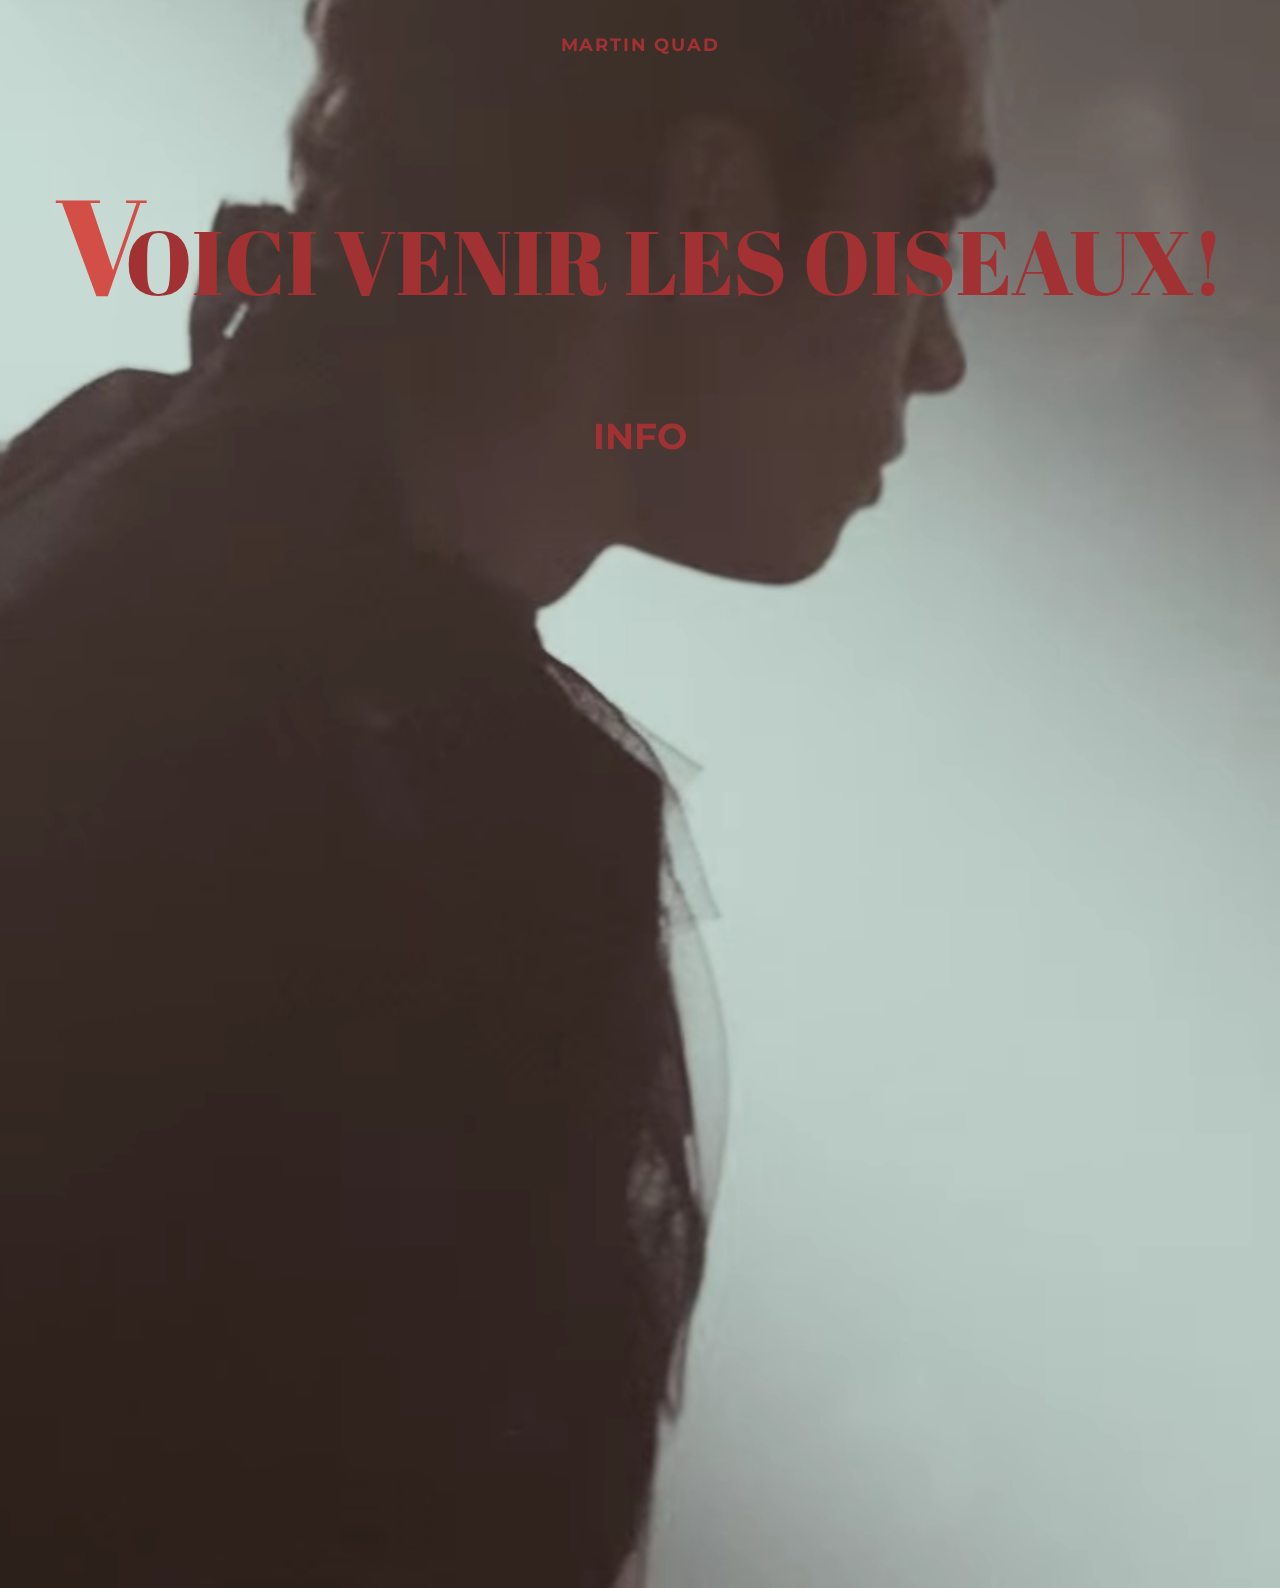
<file: public/index.html>
<!DOCTYPE html>
<html lang="en">
    <head>
        <meta charset="UTF-8">
        <meta name="viewport" content="width=device-width, initial-scale=1.0">
        <title>MARTIN QUAD</title>
        <link rel="stylesheet" href="style.css">
        <link rel="stylesheet" href="https://fonts.googleapis.com/css?family=Montserrat">
        <link rel="stylesheet" href="https://fonts.googleapis.com/css?family=Abril+Fatface">
        <link rel="shortcut icon" href="favicon.ico" type="image/x-icon">
    </head>
    <body>

        <video autoplay loop muted id="bgvideo" src="media/background.webm"></video>

        <!-- Header -->
        <header>
            <h1><a href="">MARTIN QUAD</a></h1>
        </header>

        <!-- Front page -->
        <main id="mainfrontpage">
            <section>
                <h1 class="title"><a href="#collectionopera"><span class="raised">V</span>OICI VENIR LES OISEAUX!</a></h1>
            </section>
            <section>
                <h2><a href="#aboutcontact">INFO</a></h2>
            </section>
        </main>

        <!-- Collection/opera navigation -->
        <main id="maincollectionopera">
            <h1><a href="collection.html">COLLECTION</a></h1>
            <h1><a href="opera.html">OPERA</a></h1>
        </main>

        <!-- About/contact navigation -->
        <main id="mainaboutcontact">
            <h1><a href="#about">ABOUT</a></h1>
            <h1><a href="#contact">CONTACT</a></h1>
        </main>

        <!-- About page -->
        <main id="mainabout">
            <section>
                <p>MARTIN QUAD's DEBUT AT CPHFW EMANATES FROM HIS OWN OBSESSION WITH THE THEMES DESTRUCTION AND TRADITION. THIS DEBUT COLLECTION & PRESTENTATIONS PLAYS WITH THE WAY THAT A CATWALK IS TRADITIONALLY ORCHESTRATED, BY CONSOLIDATION COMPONENTS FROM THE OPERA AND EXPERIMENTING WITH PUSHING THE BOUNDARIES FOR CREATIVE EXPRESSION, IN THE FASHION INDUSTRY.</p>
            </section>
            <section>
                <p>THE INTERPLAY BETWEEN MULTIPLE INDUSTRIES OPENS NEW WAYS OF DISPLAYING AND UNDERSTANDING FASHION. IT IS MARTIN QUAD's MISSION TO OPEN THE DOOR TO A GREATER CULUTRAL COGERENCE IN FASHION.</p>
            </section>
            <section>
                <p>MARTIN QUAD WORKS BY YEARLY THEMES AND FOR MARTIN QUAD's DEBUT YEAR, THE THEME IS "OPERA".</p>
            </section>
        </main>

        <!-- Contact page -->
        <main id="maincontact">
            <p>SALES, PRESS & OTHERS: <a href="mailto:contact@martinquad.com">CONTACT@MARTINQUAD.COM</a></p>

            <br>
            <br>
            <br>

            <p>MARTIN QUAD</p>
            <p>REFSHALEVEJ 167F</p>
            <p>1432 KØBENHAVN</p>

            <br>
            <br>
            <br>
            
            <p>VAT DK43529943</p>
        </main>

        <script>
            const frontpageMainTag = document.getElementById("mainfrontpage");
            const collectionOperaMainTag = document.getElementById("maincollectionopera");
            const aboutContactMainTag = document.getElementById("mainaboutcontact");
            const aboutMainTag = document.getElementById("mainabout");
            const contactMainTag = document.getElementById("maincontact");

            const mainTags = new Array(
                frontpageMainTag,
                aboutMainTag,
                contactMainTag,
                collectionOperaMainTag,
                aboutContactMainTag
            )

            function showFrontPage() {
                mainTags.forEach(x => x.style.display = "none");
                frontpageMainTag.style.display = "flex";
            }

            function showCollectionOperaPage() {
                mainTags.forEach(x => x.style.display = "none");
                collectionOperaMainTag.style.display = "flex";
            }

            function showAboutContactPage() {
                mainTags.forEach(x => x.style.display = "none");
                aboutContactMainTag.style.display = "flex";
            }
            
            function showAboutPage() {
                mainTags.forEach(x => x.style.display = "none");
                aboutMainTag.style.display = "flex";
            }

            function showContactPage() {
                mainTags.forEach(x => x.style.display = "none");
                contactMainTag.style.display = "block";
            }

            changePage();

            function changePage() {
                const hashValue = location.hash;
                if (hashValue === "#collectionopera") {
                    showCollectionOperaPage();
                    return;
                }

                if (hashValue === "#aboutcontact") {
                    showAboutContactPage();
                    return;
                }

                if (hashValue === "#about") {
                    showAboutPage();
                    return;
                }

                if (hashValue === "#contact") {
                    showContactPage();
                    return;
                }
                
                showFrontPage()
            }

            window.addEventListener('hashchange', () => {
                changePage();
            });
        </script>
    </body>
</html>
</file>
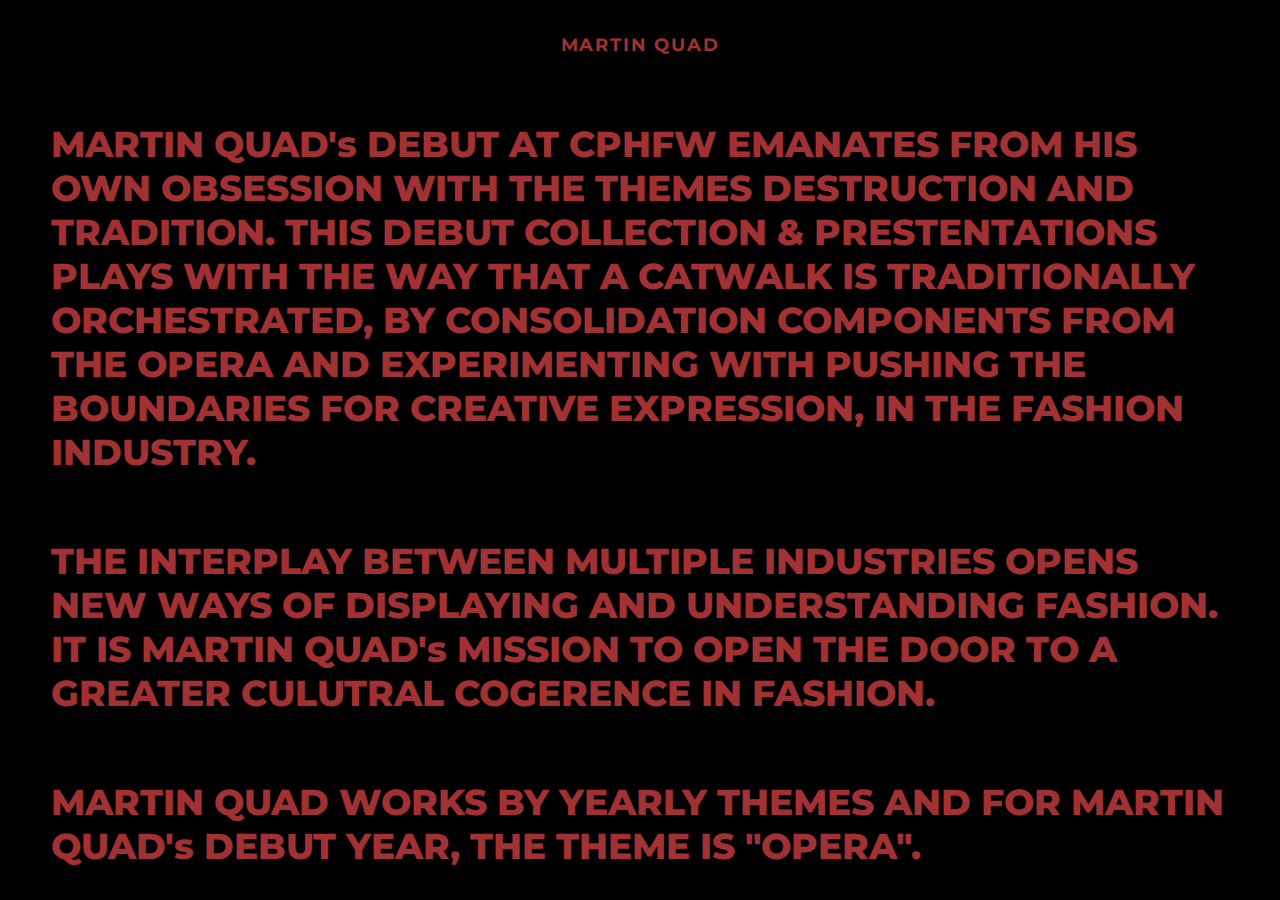
<file: public/about.html>
<!DOCTYPE html>
<html lang="en">
    <head>
        <meta charset="UTF-8">
        <meta name="viewport" content="width=device-width, initial-scale=1.0">
        <title>MARTIN QUAD</title>
        <link rel="stylesheet" href="style.css">
        <link rel="stylesheet" href="https://fonts.googleapis.com/css?family=Montserrat">
        <link rel="stylesheet" href="https://fonts.googleapis.com/css?family=Abril+Fatface">
        <link rel="shortcut icon" href="favicon.ico" type="image/x-icon">
    </head>
    <body>
        <!-- <video autoplay loop id="bgvideo">
            <source src="https://placehold.co/1920x1080.mp4"></source>
        </video> -->
        <header>
            <h1>MARTIN QUAD</h1>
        </header>
        <main id="mainabout">
            <section>
                <p>MARTIN QUAD's DEBUT AT CPHFW EMANATES FROM HIS OWN OBSESSION WITH THE THEMES DESTRUCTION AND TRADITION. THIS DEBUT COLLECTION & PRESTENTATIONS PLAYS WITH THE WAY THAT A CATWALK IS TRADITIONALLY ORCHESTRATED, BY CONSOLIDATION COMPONENTS FROM THE OPERA AND EXPERIMENTING WITH PUSHING THE BOUNDARIES FOR CREATIVE EXPRESSION, IN THE FASHION INDUSTRY.</p>
            </section>
            <section>
                <p>THE INTERPLAY BETWEEN MULTIPLE INDUSTRIES OPENS NEW WAYS OF DISPLAYING AND UNDERSTANDING FASHION. IT IS MARTIN QUAD's MISSION TO OPEN THE DOOR TO A GREATER CULUTRAL COGERENCE IN FASHION.</p>
            </section>
            <section>
                <p>MARTIN QUAD WORKS BY YEARLY THEMES AND FOR MARTIN QUAD's DEBUT YEAR, THE THEME IS "OPERA".</p>
            </section>
        </main>
    </body>
</html>
</file>
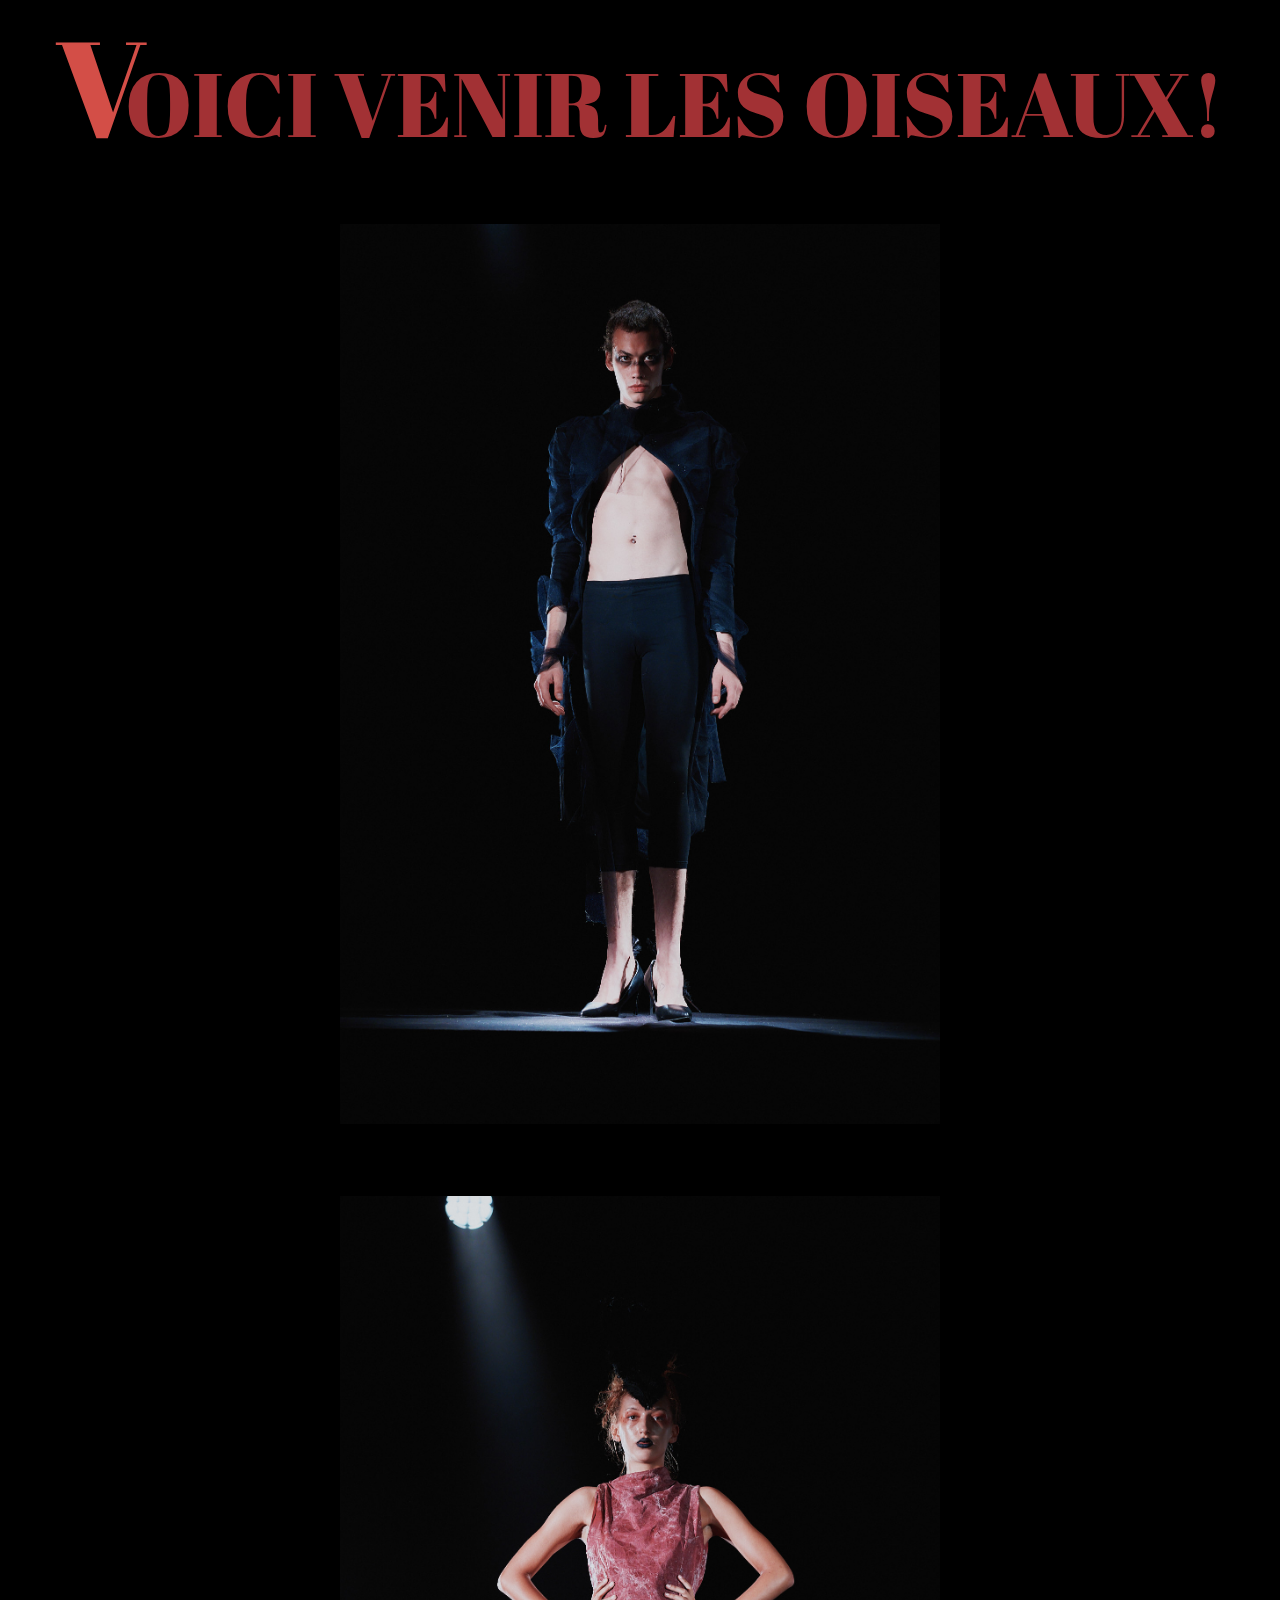
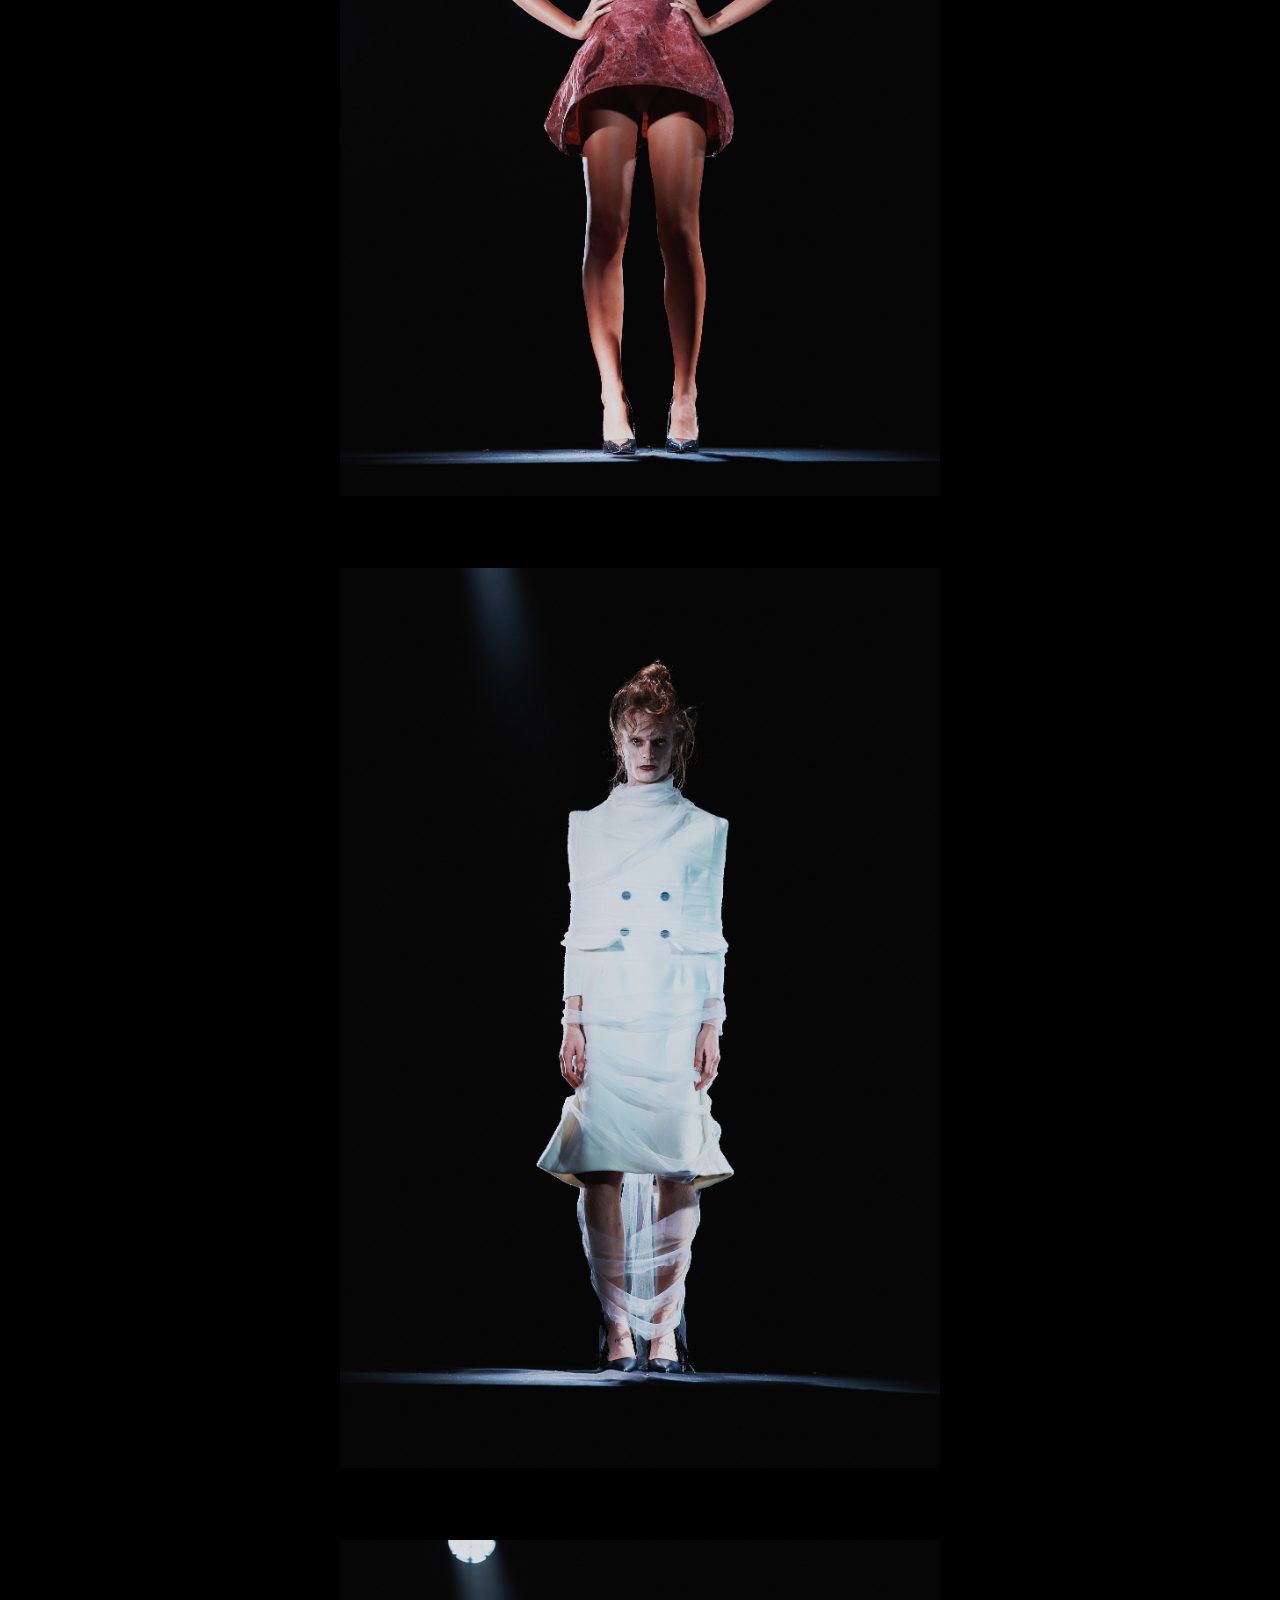
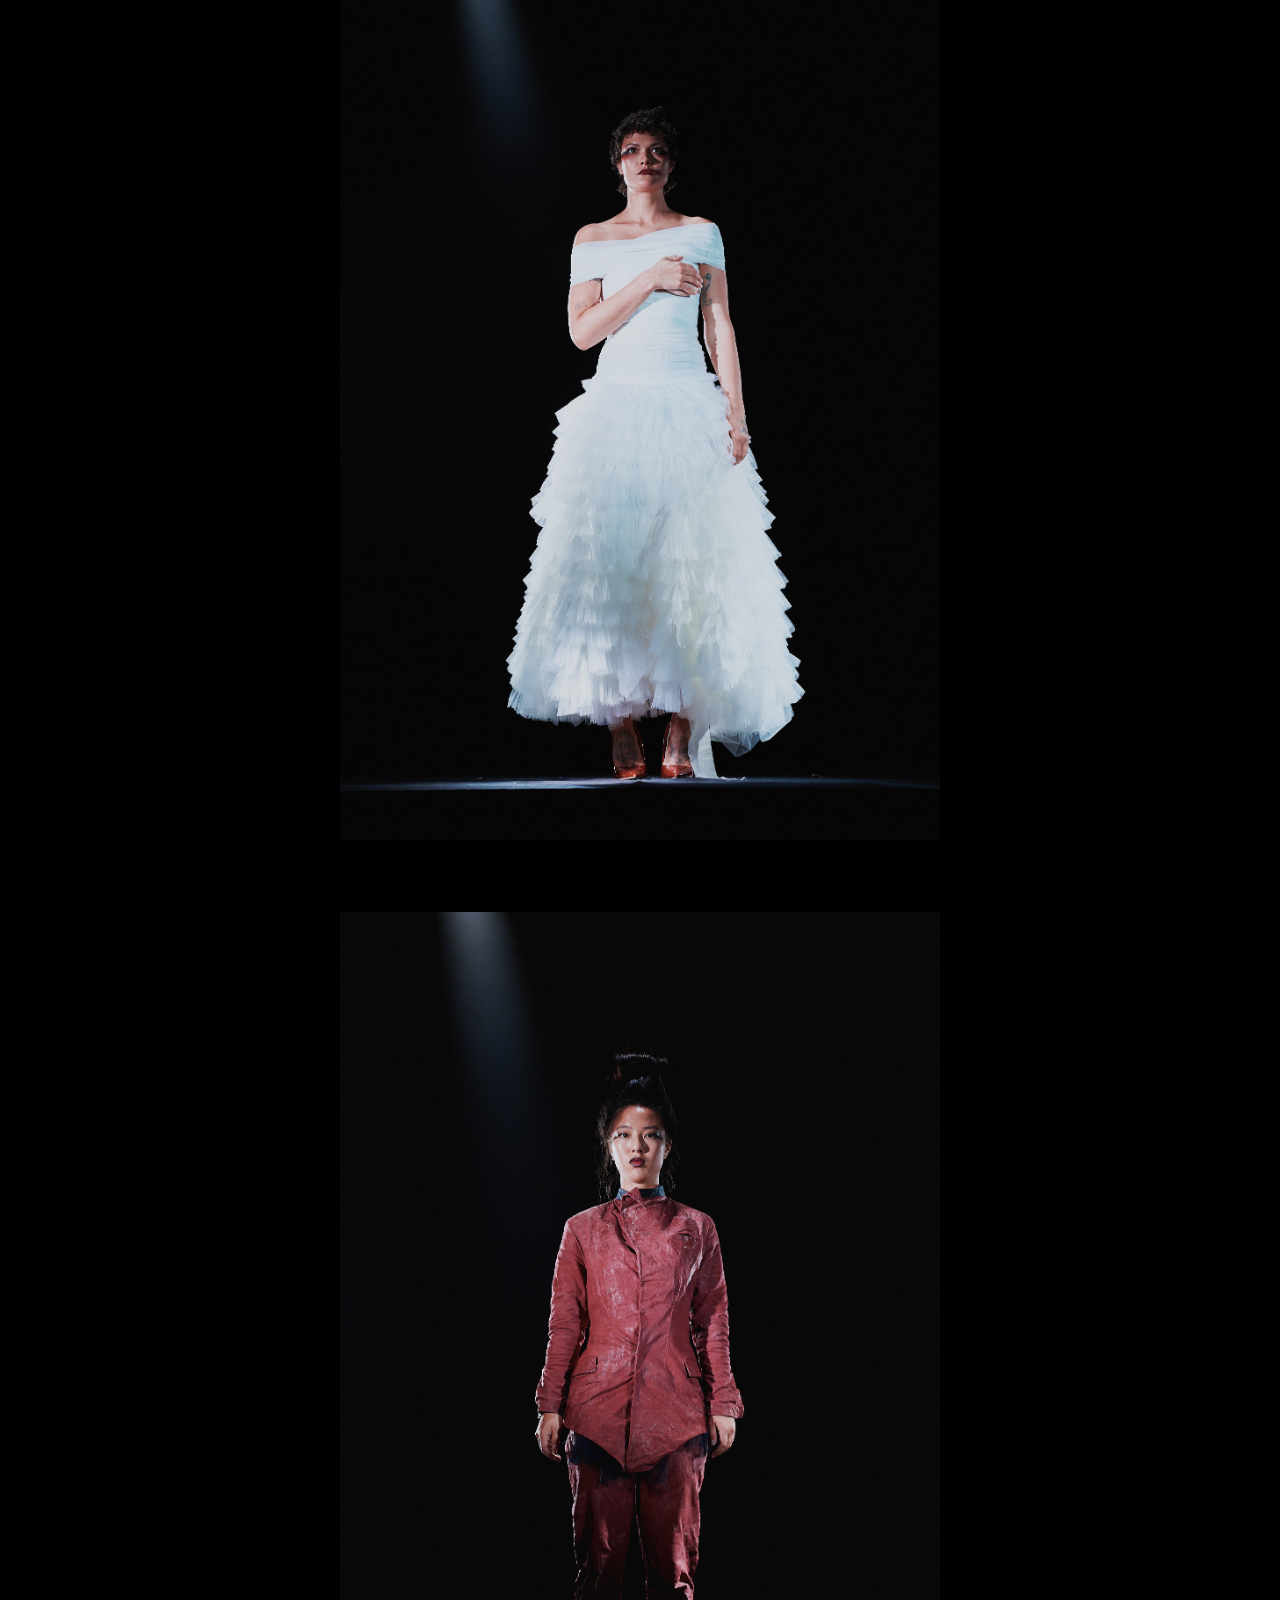
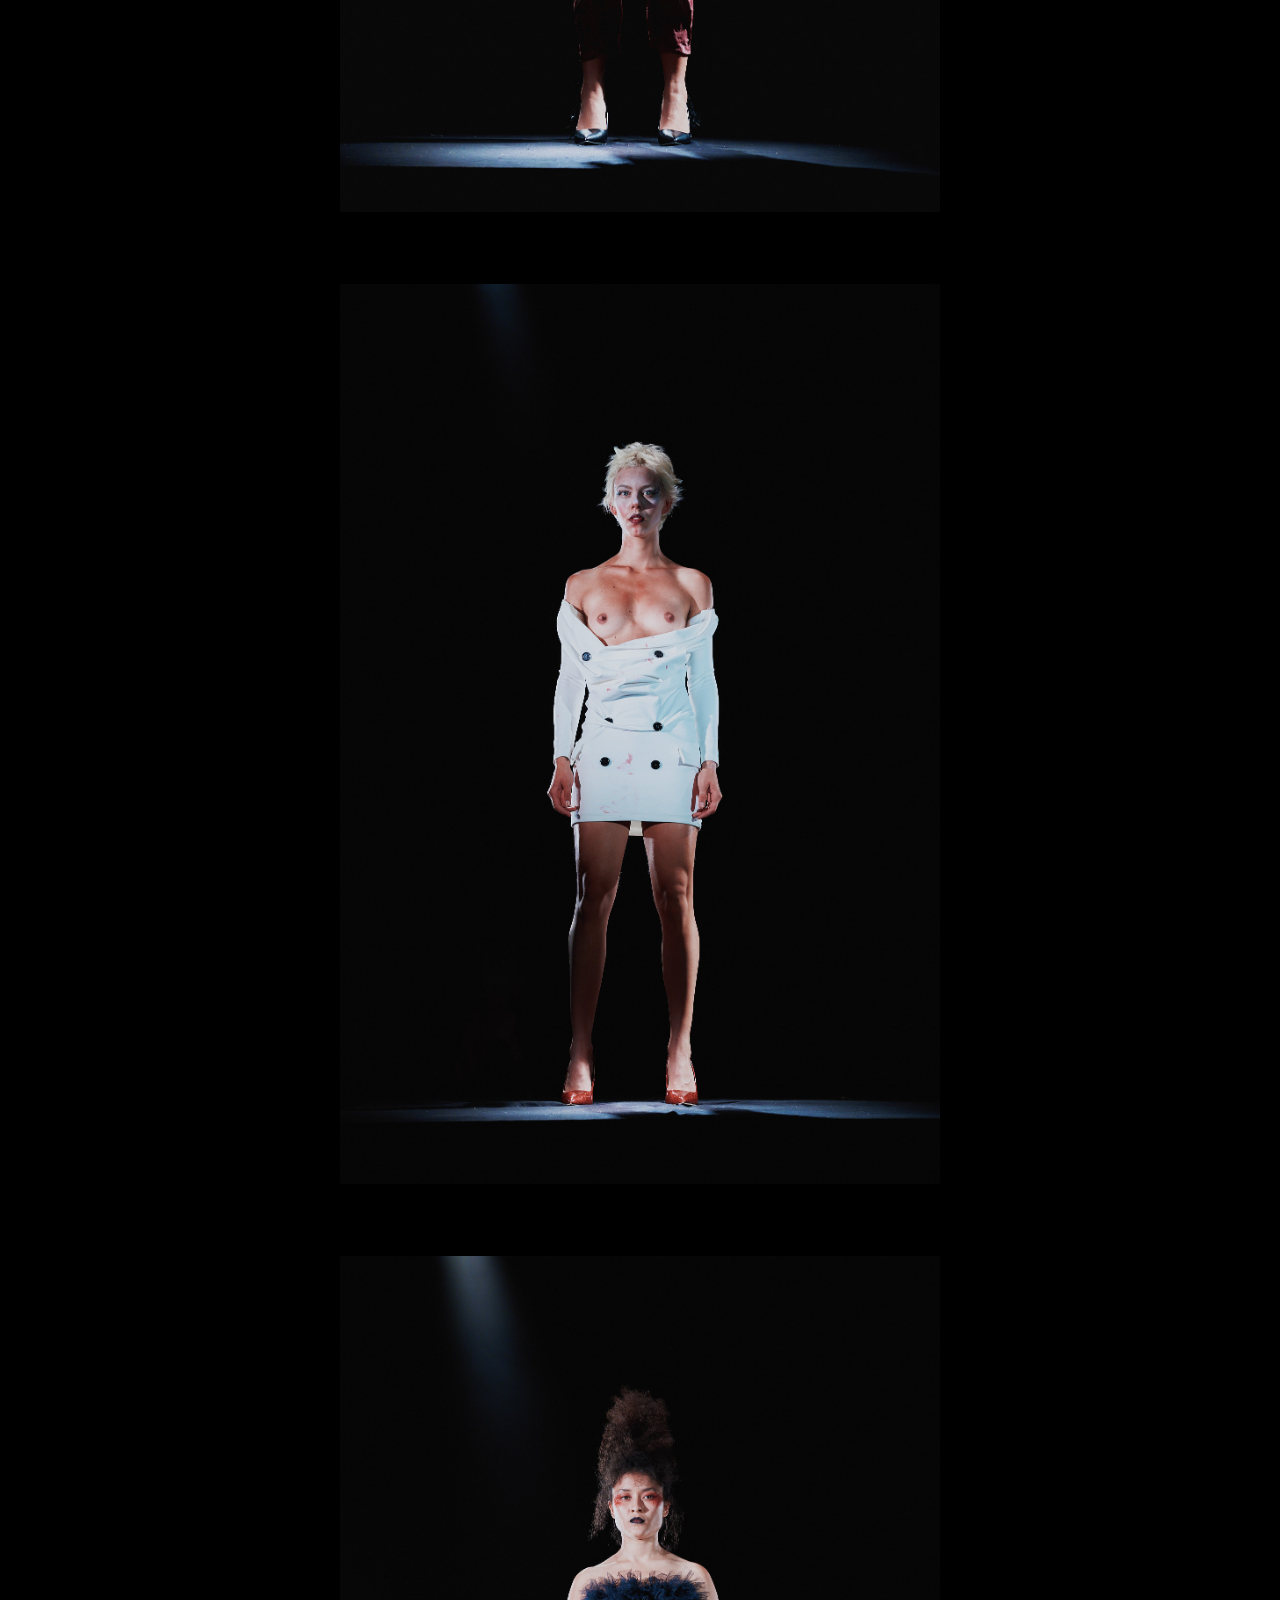
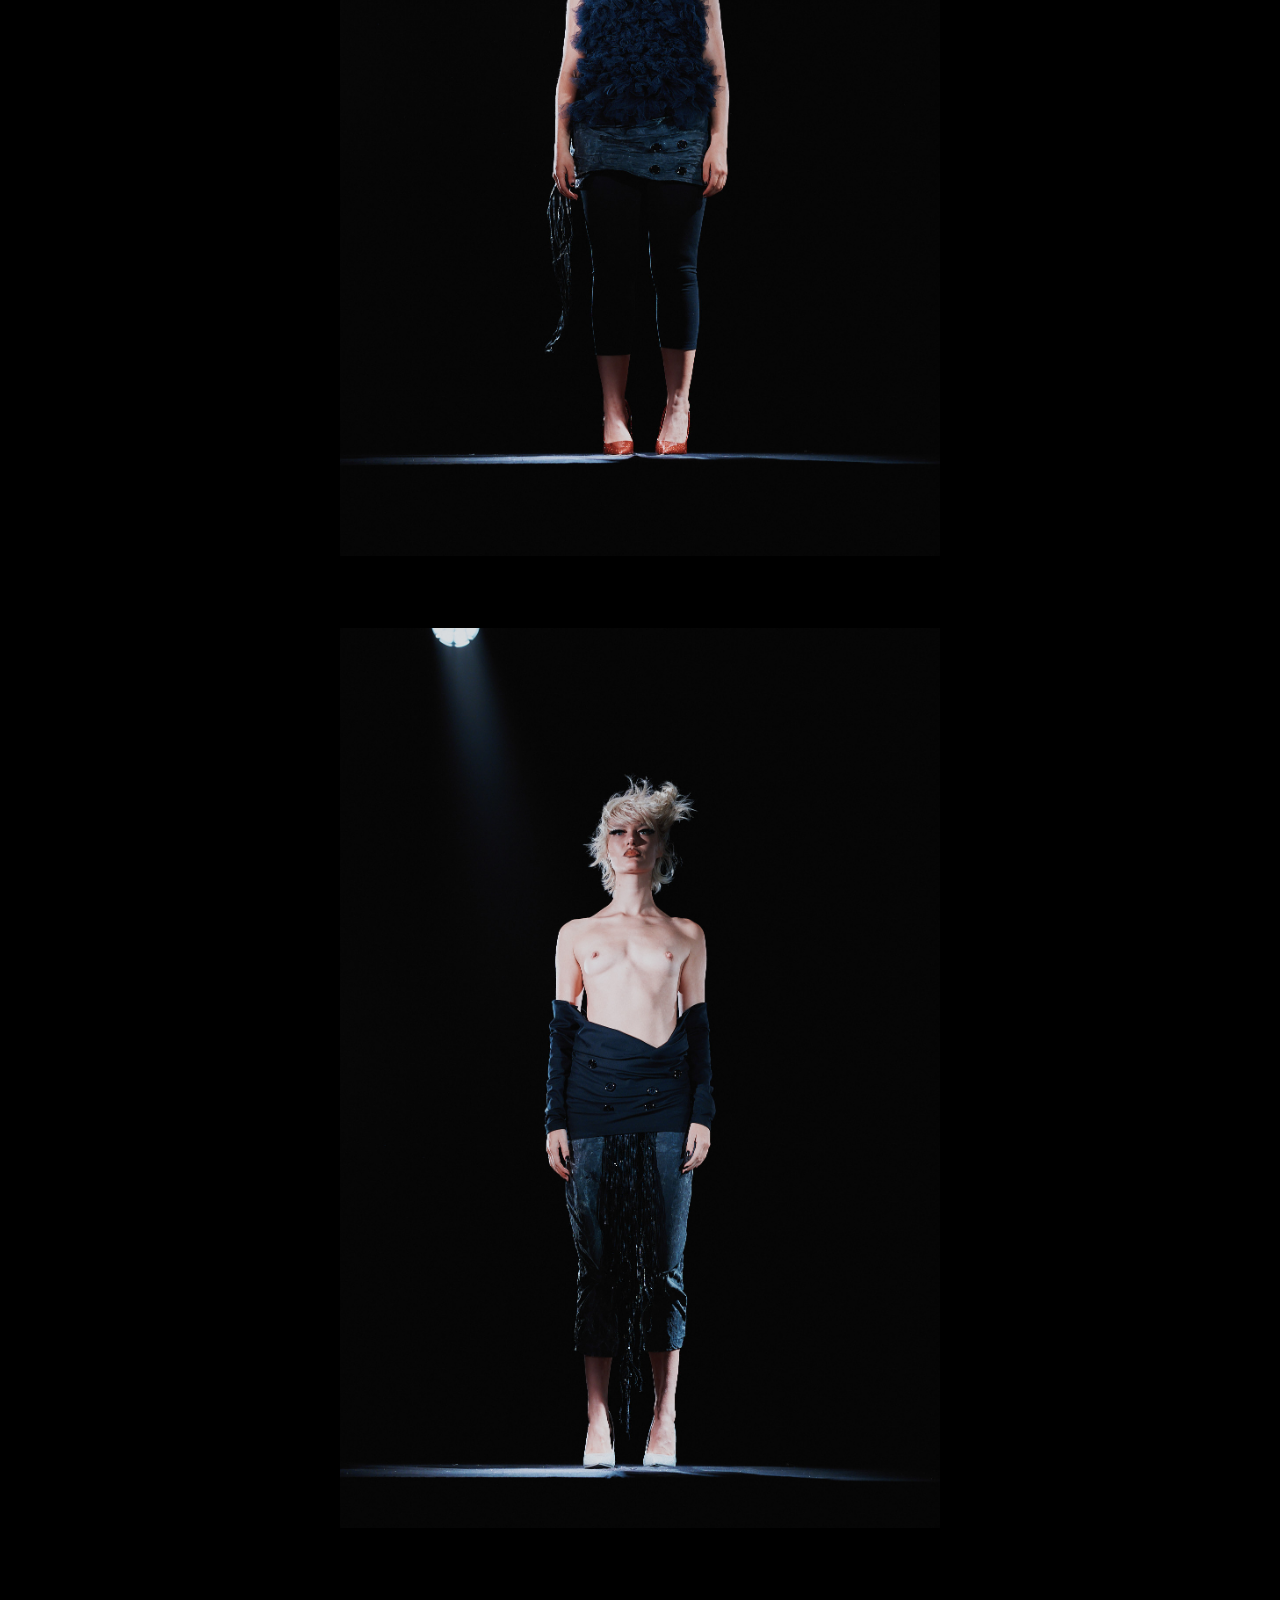
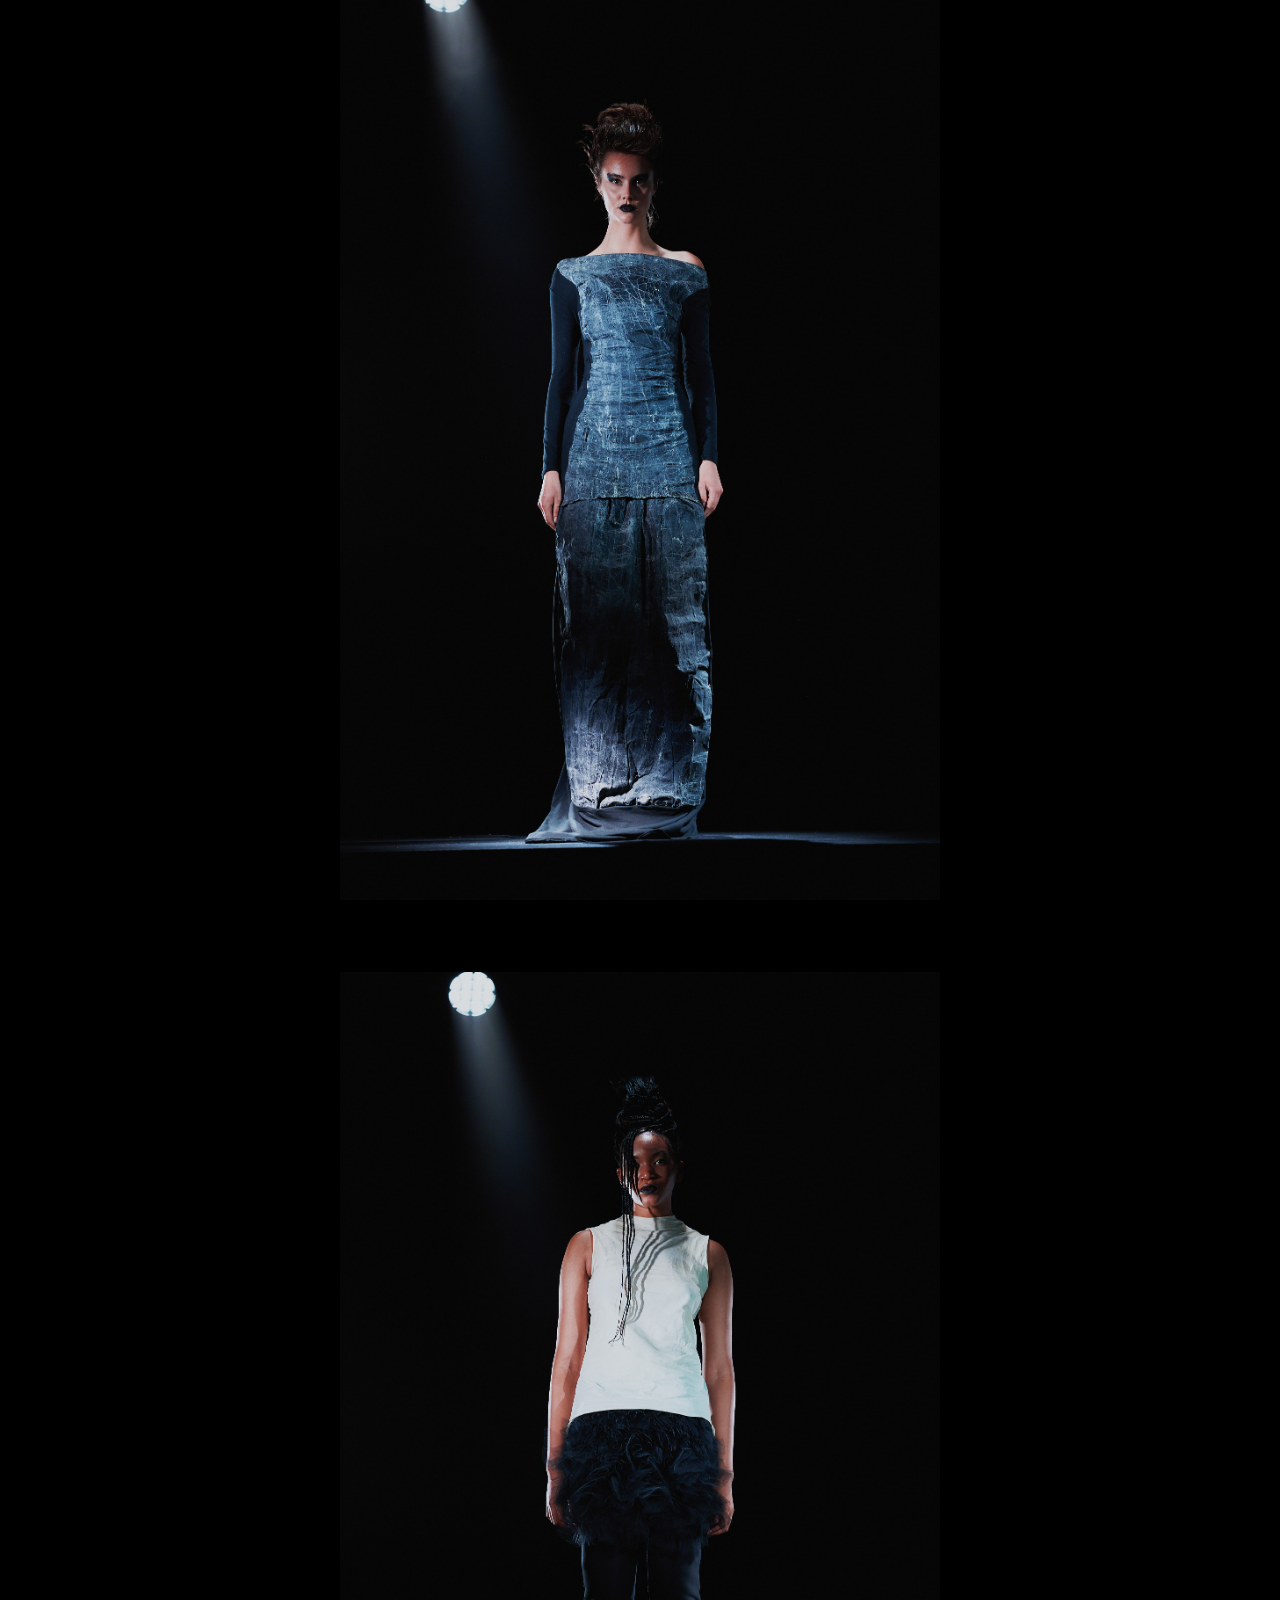
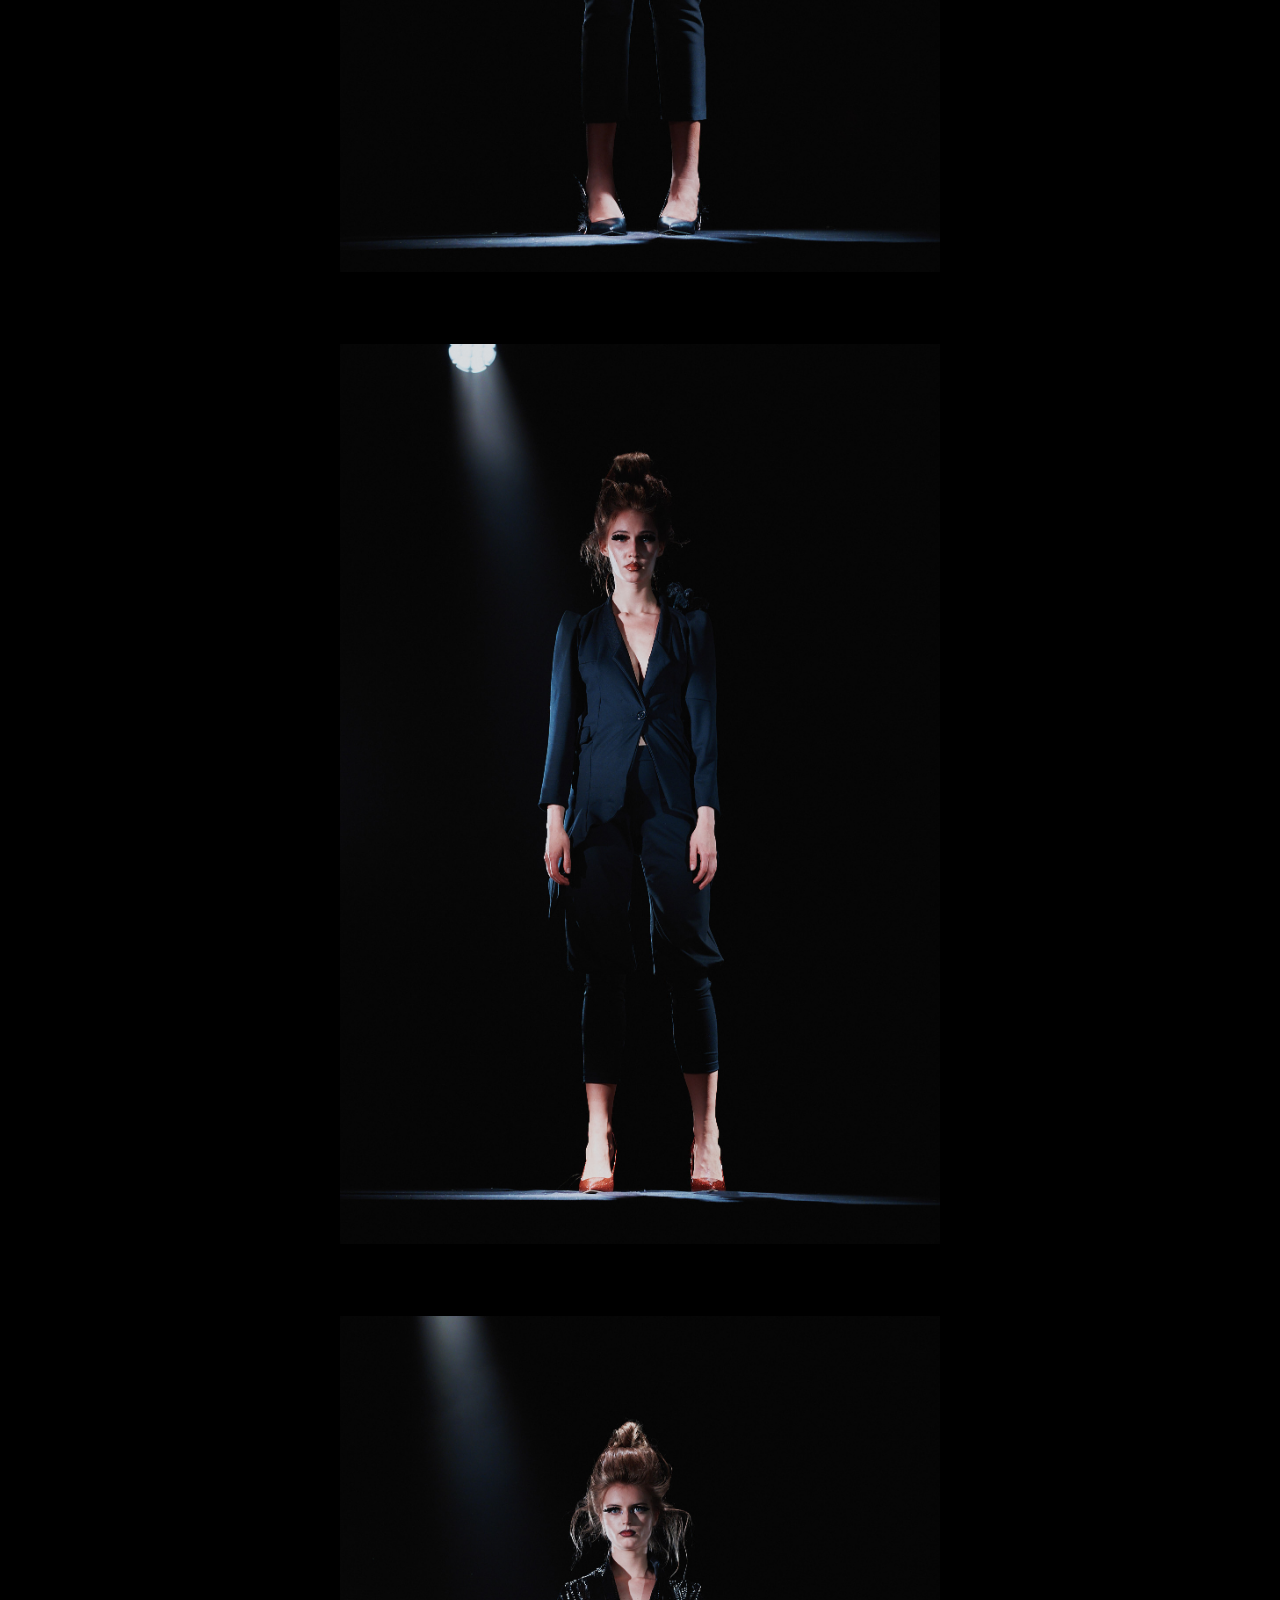
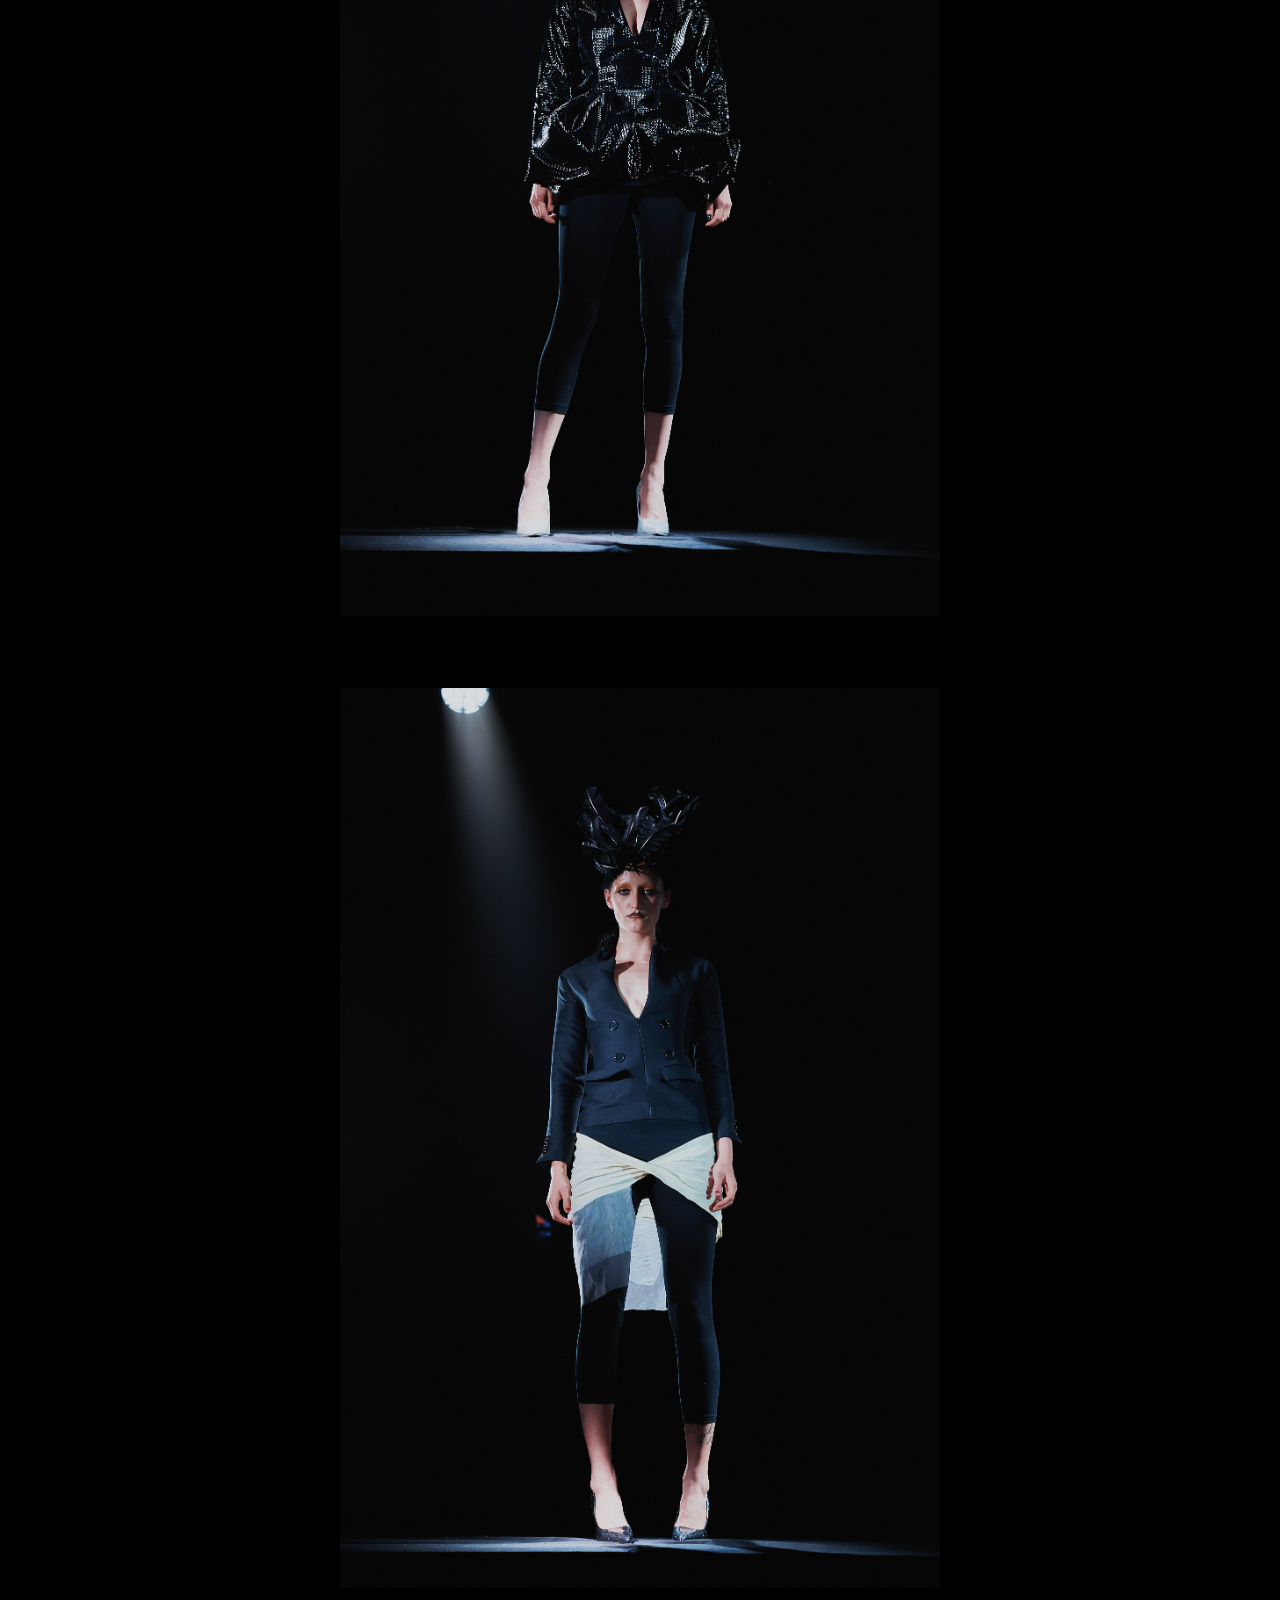
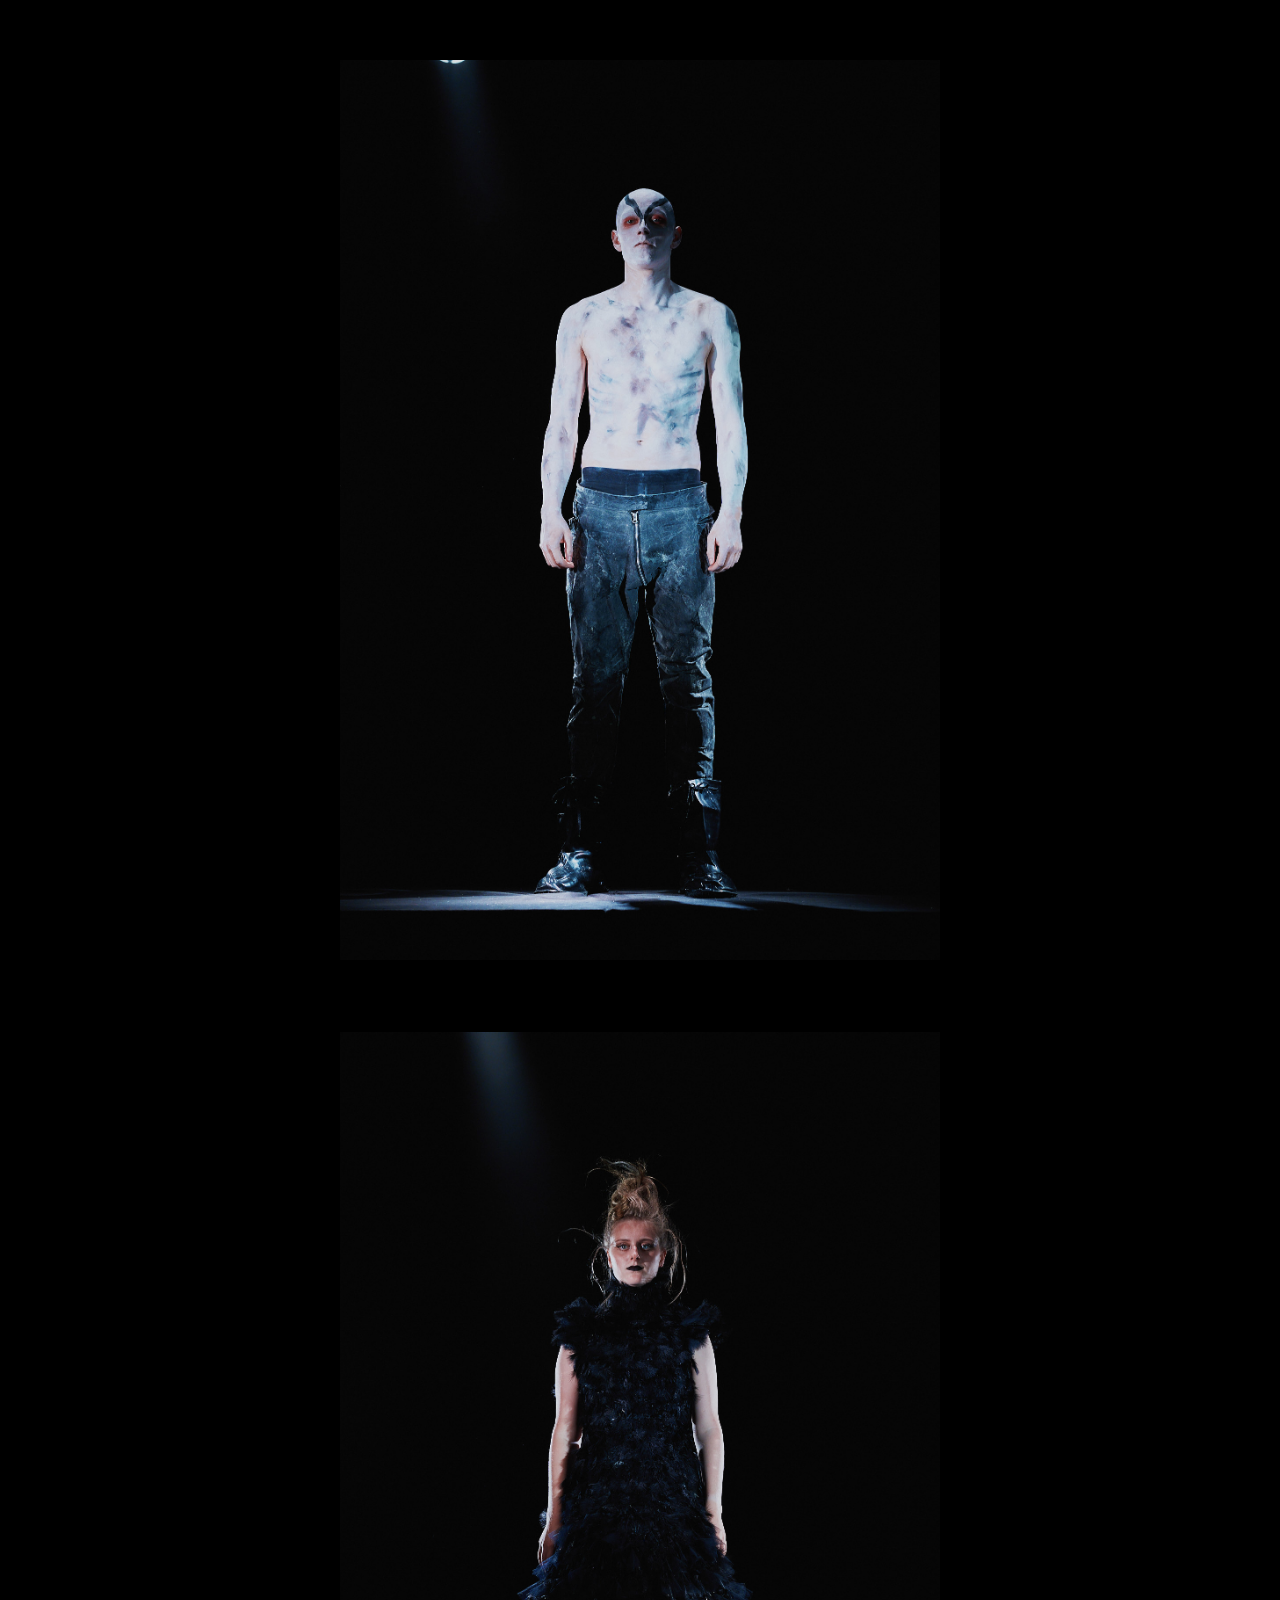
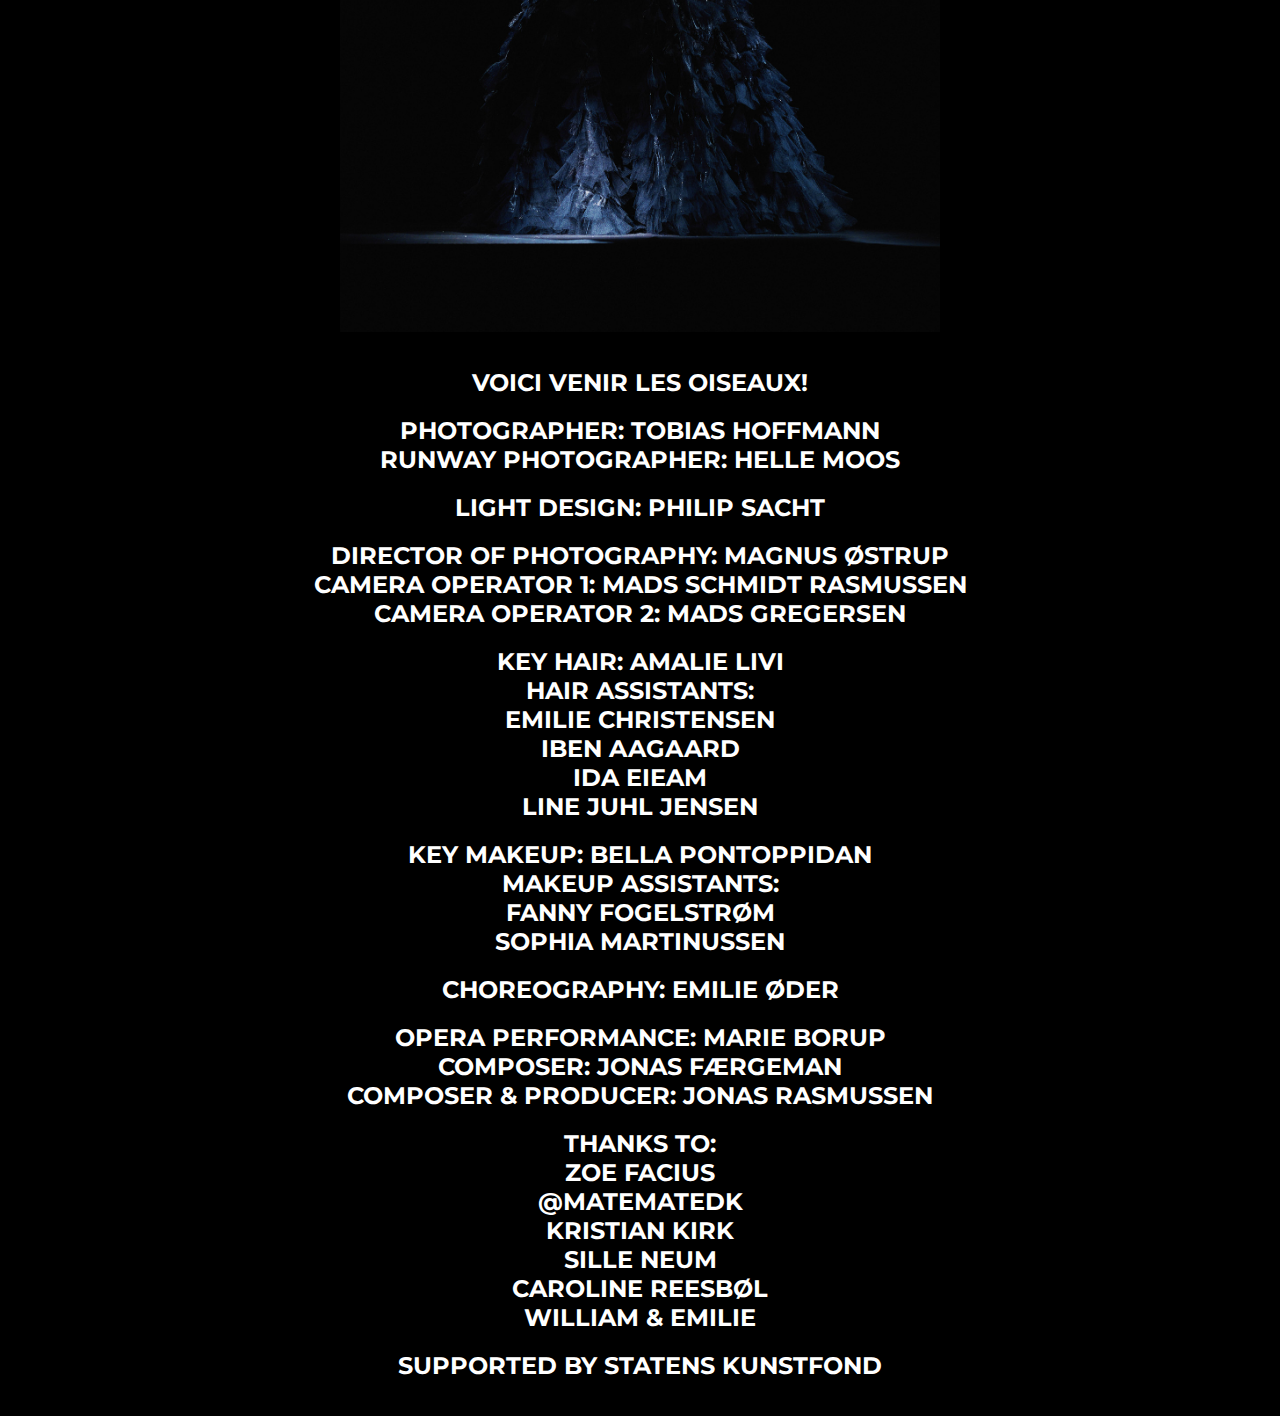
<file: public/collection.html>
<!DOCTYPE html>
<html lang="en">
    <head>
        <meta charset="UTF-8">
        <meta name="viewport" content="width=device-width, initial-scale=1.0">
        <title>MARTIN QUAD</title>
        <link rel="stylesheet" href="style.css">
        <link rel="stylesheet" href="https://fonts.googleapis.com/css?family=Montserrat">
        <link rel="stylesheet" href="https://fonts.googleapis.com/css?family=Abril+Fatface">
        <link rel="shortcut icon" href="favicon.ico" type="image/x-icon">
    </head>
    <body>
        <main id="maincollection">
            <h1 class="title"><a href="index.html#collectionopera"><span class="raised">V</span>OICI VENIR LES OISEAUX!</a></h1>
            <section id="runwayimagessection">
                <!-- <img src="marie.jpg">
                <img src="https://placehold.co/900x1200?text=Runway+billede+2&font=Montserrat">
                <img src="https://placehold.co/900x1200?text=Runway+billede+3&font=Montserrat"> -->
                <img src="media/runway/1.jpeg">
                <img src="media/runway/2.jpeg">
                <img src="media/runway/3.jpeg">
                <img src="media/runway/4.jpeg">
                <img src="media/runway/5.jpeg">
                <img src="media/runway/6.jpeg">
                <img src="media/runway/7.jpeg">
                <img src="media/runway/8.jpeg">
                <img src="media/runway/9.jpeg">
                <img src="media/runway/10.jpeg">
                <img src="media/runway/11.jpeg">
                <img src="media/runway/12.jpeg">
                <img src="media/runway/13.jpeg">
                <img src="media/runway/14.jpeg">
                <img src="media/runway/15.jpeg">
            </section>
            <section id="creditssection">
                <p>VOICI VENIR LES OISEAUX!</p>

                <br>

                <p>Photographer: Tobias Hoffmann</p>
                <p>Runway Photographer: Helle Moos</p>

                <br>

                <p>Light Design: Philip Sacht</p>                

                <br>

                <p>Director of Photography: Magnus Østrup</p>
                <p>Camera Operator 1: Mads Schmidt Rasmussen</p>
                <p>Camera Operator 2: Mads Gregersen</p>

                <br>

                <p>Key Hair: Amalie Livi</p>
                <p>Hair Assistants:</p>
                <p>Emilie Christensen</p>
                <p>Iben Aagaard</p>
                <p>Ida Eieam</p>
                <p>Line Juhl Jensen</p>

                <br>

                <p>Key Makeup: Bella Pontoppidan</p>
                <p>Makeup Assistants:</p>
                <p>Fanny Fogelstrøm</p>
                <p>Sophia Martinussen</p>

                <br>

                <p>Choreography: Emilie Øder</p>

                <br>

                <p>Opera Performance: Marie Borup</p>
                <p>Composer: Jonas Færgeman</p>
                <p>Composer & Producer: Jonas Rasmussen</p>

                <br>

                <p>Thanks to:</p>
                <p>Zoe Facius</p>
                <p>@matematedk</p>
                <p>Kristian Kirk</p>
                <p>Sille Neum</p>
                <p>Caroline Reesbøl</p>
                <p>William & Emilie</p>

                <br>

                <p>Supported by Statens Kunstfond</p>
                
            </section>
        </main>
    </body>
</html>
</file>
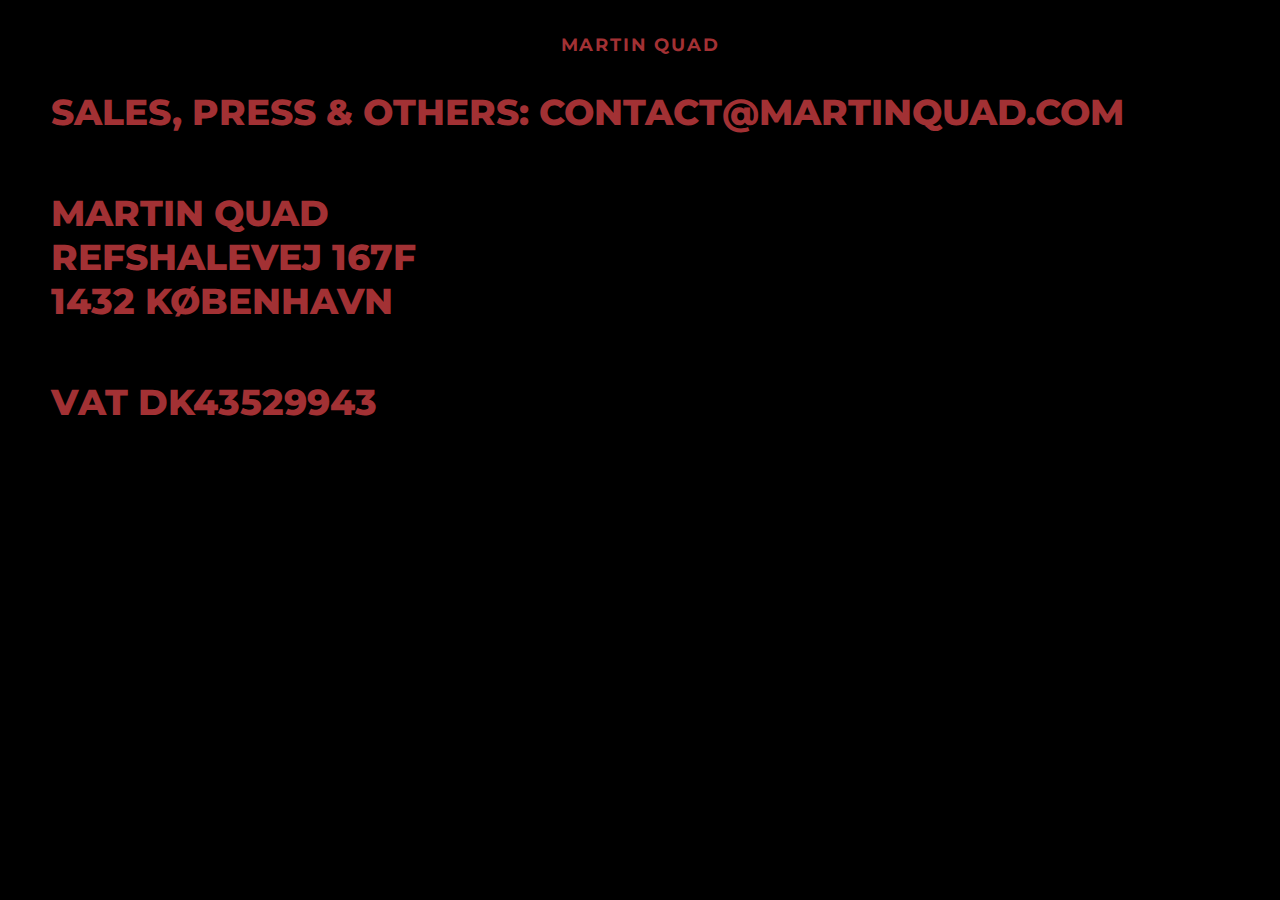
<file: public/contact.html>
<!DOCTYPE html>
<html lang="en">
    <head>
        <meta charset="UTF-8">
        <meta name="viewport" content="width=device-width, initial-scale=1.0">
        <title>MARTIN QUAD</title>
        <link rel="stylesheet" href="style.css">
        <link rel="stylesheet" href="https://fonts.googleapis.com/css?family=Montserrat">
        <link rel="stylesheet" href="https://fonts.googleapis.com/css?family=Abril+Fatface">
        <link rel="shortcut icon" href="favicon.ico" type="image/x-icon">
    </head>
    <body>
        <!-- <video autoplay loop id="bgvideo">
            <source src="https://placehold.co/1920x1080.mp4"></source>
        </video> -->
        <header>
            <h1>MARTIN QUAD</h1>
        </header>
        <main id="maincontact">
            <p>SALES, PRESS & OTHERS: <a href="mailto:contact@martinquad.com">CONTACT@MARTINQUAD.COM</a></p>

            <br>
            <br>
            <br>

            <p>MARTIN QUAD</p>
            <p>REFSHALEVEJ 167F</p>
            <p>1432 KØBENHAVN</p>

            <br>
            <br>
            <br>
            
            <p>VAT DK43529943</p>
        </main>
    </body>
</html>
</file>
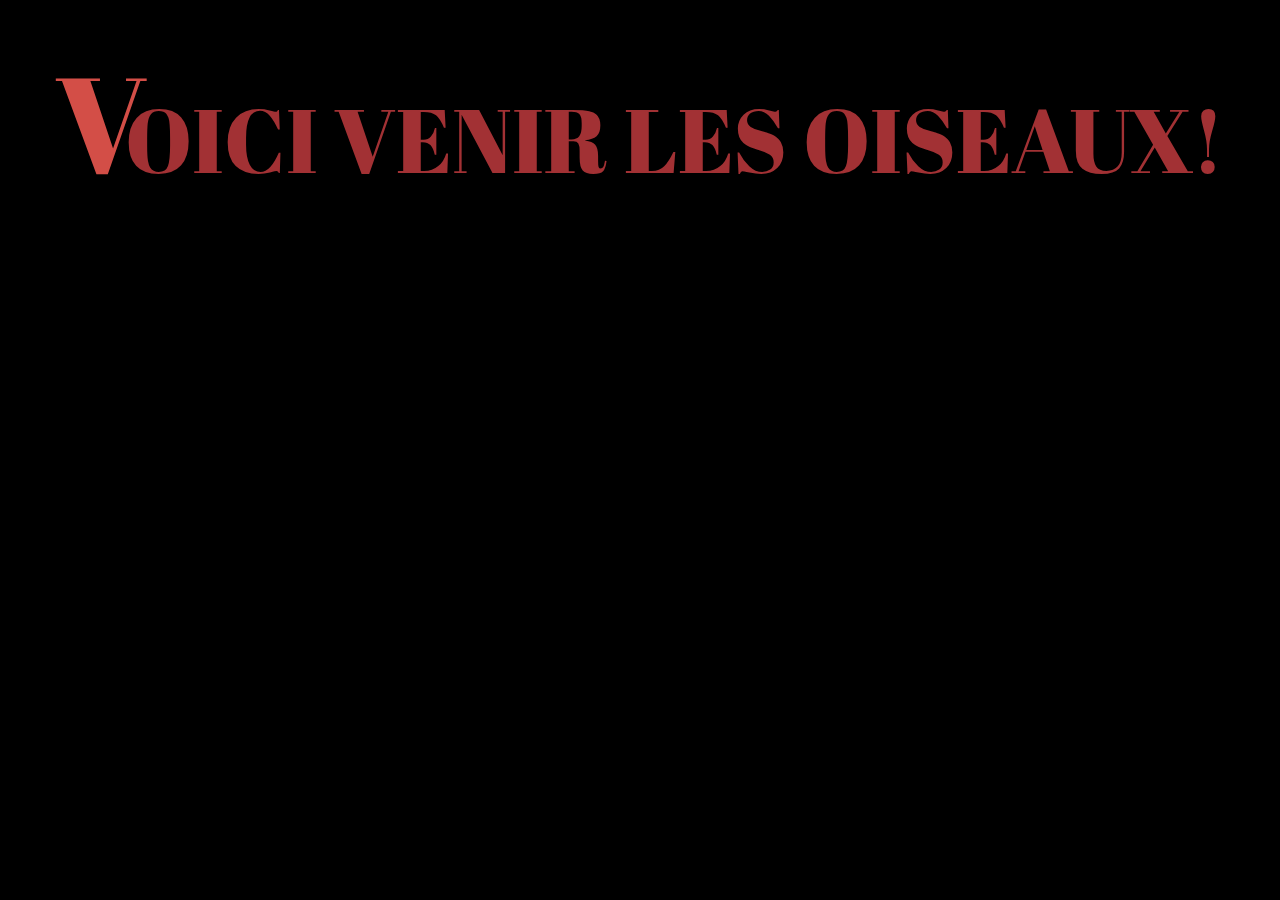
<file: public/opera.html>
<!DOCTYPE html>
<html lang="en">
    <head>
        <meta charset="UTF-8">
        <meta name="viewport" content="width=device-width, initial-scale=1.0">
        <title>MARTIN QUAD</title>
        <link rel="stylesheet" href="style.css">
        <link rel="stylesheet" href="https://fonts.googleapis.com/css?family=Montserrat">
        <link rel="stylesheet" href="https://fonts.googleapis.com/css?family=Abril+Fatface">
        <link rel="shortcut icon" href="favicon.ico" type="image/x-icon">
    </head>
    <body>
        <main id="mainopera">
            <h1 class="title"><a href="index.html#collectionopera"><span class="raised">V</span>OICI VENIR LES OISEAUX!</a></h1>
            <iframe src="https://www.youtube.com/embed/Q3Kp5v-L4Eg?controls=0"
                    title="YouTube video player"
                    frameborder="0"
                    allow="accelerometer; autoplay; clipboard-write; encrypted-media; gyroscope; picture-in-picture; web-share"
                    allowfullscreen>
            </iframe>
        </main>
    </body>
</html>
</file>
<file: public/style.css>
* {
    margin: 0;
    padding: 0;
}

body {
    background-color: black;
    color: #a23134;
    font-family: 'Montserrat', sans-serif;
    text-align: center;
    width: 100%;
    height: 100%;
}

#bgvideo {
    min-width: 100%;
    position: absolute;
    top: 50%;
    left: 50%;
    transform: translate(-50%,-50%);
    width: auto;
    height: auto;
    z-index: -1;
    background-color: black;
    object-position: center;
}

a {
    text-decoration: none;
    color: inherit;
}

h1.title {
    font-size: 10vh;
    font-weight: 200;
    line-height: 7vh;
    font-family: 'Abril Fatface', sans-serif;
}

.raised {
    font-size: 15vh;
    letter-spacing: -2.5vh;
    color: #d34e47;
}

/* Front page */
header {
    display: flex;
    flex-direction: column;
    justify-content: center;
    height: 10vh;
}

header h1 {
    font-size: 2vh;
    letter-spacing: 0.2vh;
    
}

#mainfrontpage {
    display: flex;
    flex-direction: column;
    justify-content: center;
    height: 90vh;
}

#mainfrontpage h2 {
    font-size: 4vh;
}

#mainfrontpage section:first-child {
    height: 40%;
    /* background-color: aliceblue; */
    display: flex;
    flex-direction: column;
    justify-content: center;
}

#mainfrontpage section:last-child {
    height: 60%;
    /* background-color:antiquewhite; */
    display: flex;
    flex-direction: column;
    justify-content: flex-start;
}

/* Collection/opera navigation page */
#maincollectionopera {
    display: flex;
    flex-direction: column;
    justify-content: center;
    height: 90vh;
}

#maincollectionopera h1 {
    font-size: 5vh;
    padding: 1vh 0;
}

/* About/contact navigation page */
#mainaboutcontact {
    display: flex;
    flex-direction: column;
    justify-content: center;
    height: 90vh;
}

#mainaboutcontact h1 {
    font-size: 5vh;
    padding: 1vh 0;
}

/* Collection page */
#maincollection {
    margin-bottom: 4vh;
}

#maincollection .title {
    padding: 6vh;
}

#runwayimagessection {
    display: flex;
    flex-direction: column;
    align-items: center;
}

#runwayimagessection img {
    height: 100vh;
    width: fit-content;
    padding: 4vh;
}

#creditssection p {
    color: white;
    font-size: x-large;
    font-weight: bold;
    text-transform: uppercase;
}

/* About page */
#mainabout {
    height: 90vh;
    display: flex;
    flex-direction: column;
    justify-content: space-around;
    text-align: left;
    margin: 0 4vw;
}

#mainabout p {
    font-size: 4vh;
    font-weight: 800;
}

/* Contact page */
#maincontact {
    height: 90vh;
    text-align: left;
    margin: 0 4vw;
}

#maincontact p {
    font-size: 4vh;
    font-weight: 800;
}

/* Opera page */
#mainopera {
    display: flex;
    flex-direction: column;
    align-items: center;
}

#mainopera .title {
    padding: 10vh 0;
}

#mainopera iframe {
    width: 50vw;
    height: 30vw;
}

/* On mobile */
@media only screen and (orientation: portrait) {
    #mainopera iframe {
        width: 90vw;
        height: auto;
    }

    #bgvideo {
        min-height: 100%;
    }

    h1.title {
        font-size: 5vh;
        font-weight: 200;
        line-height: 7vh;
        font-family: 'Abril Fatface', sans-serif;
    }

    .raised {
        font-size: 10vh;
        letter-spacing: -1.5vh;
        color: #d34e47;
    }

    #maincollection {
        margin: 0;
        width: 100vw;
    }

    #runwayimagessection img {
        width: 85vw;
        height: auto;
        padding: 1.5vh 0;
    }

    #runwayimagessection {
        display: flex;
        flex-direction: column;
        padding-bottom: 2vh;
    }

    #maincollection h1.title {
        padding: 2vh;
        padding-top: 6vh;
    }

    #creditssection {
        text-align: center;
    }

    #creditssection p {
        color: white;
        font-size: large;
        font-weight: bold;
    }

    #mainabout {
        height: 90vh;
        display: flex;
        flex-direction: column;
        justify-content: start;
        text-align: left;
        margin: 0 4vw;
    }

    #mainabout p {
        font-size: 2vh;
        font-weight: 800;
        padding: 2vh 2vh;
    }

    #maincontact {
        height: 90vh;
        text-align: left;
        margin: 0 4vw;
    }
    
    #maincontact p {
        font-size: 2vh;
        font-weight: 800;
        padding: 0 2vh;
    }
}
</file>
